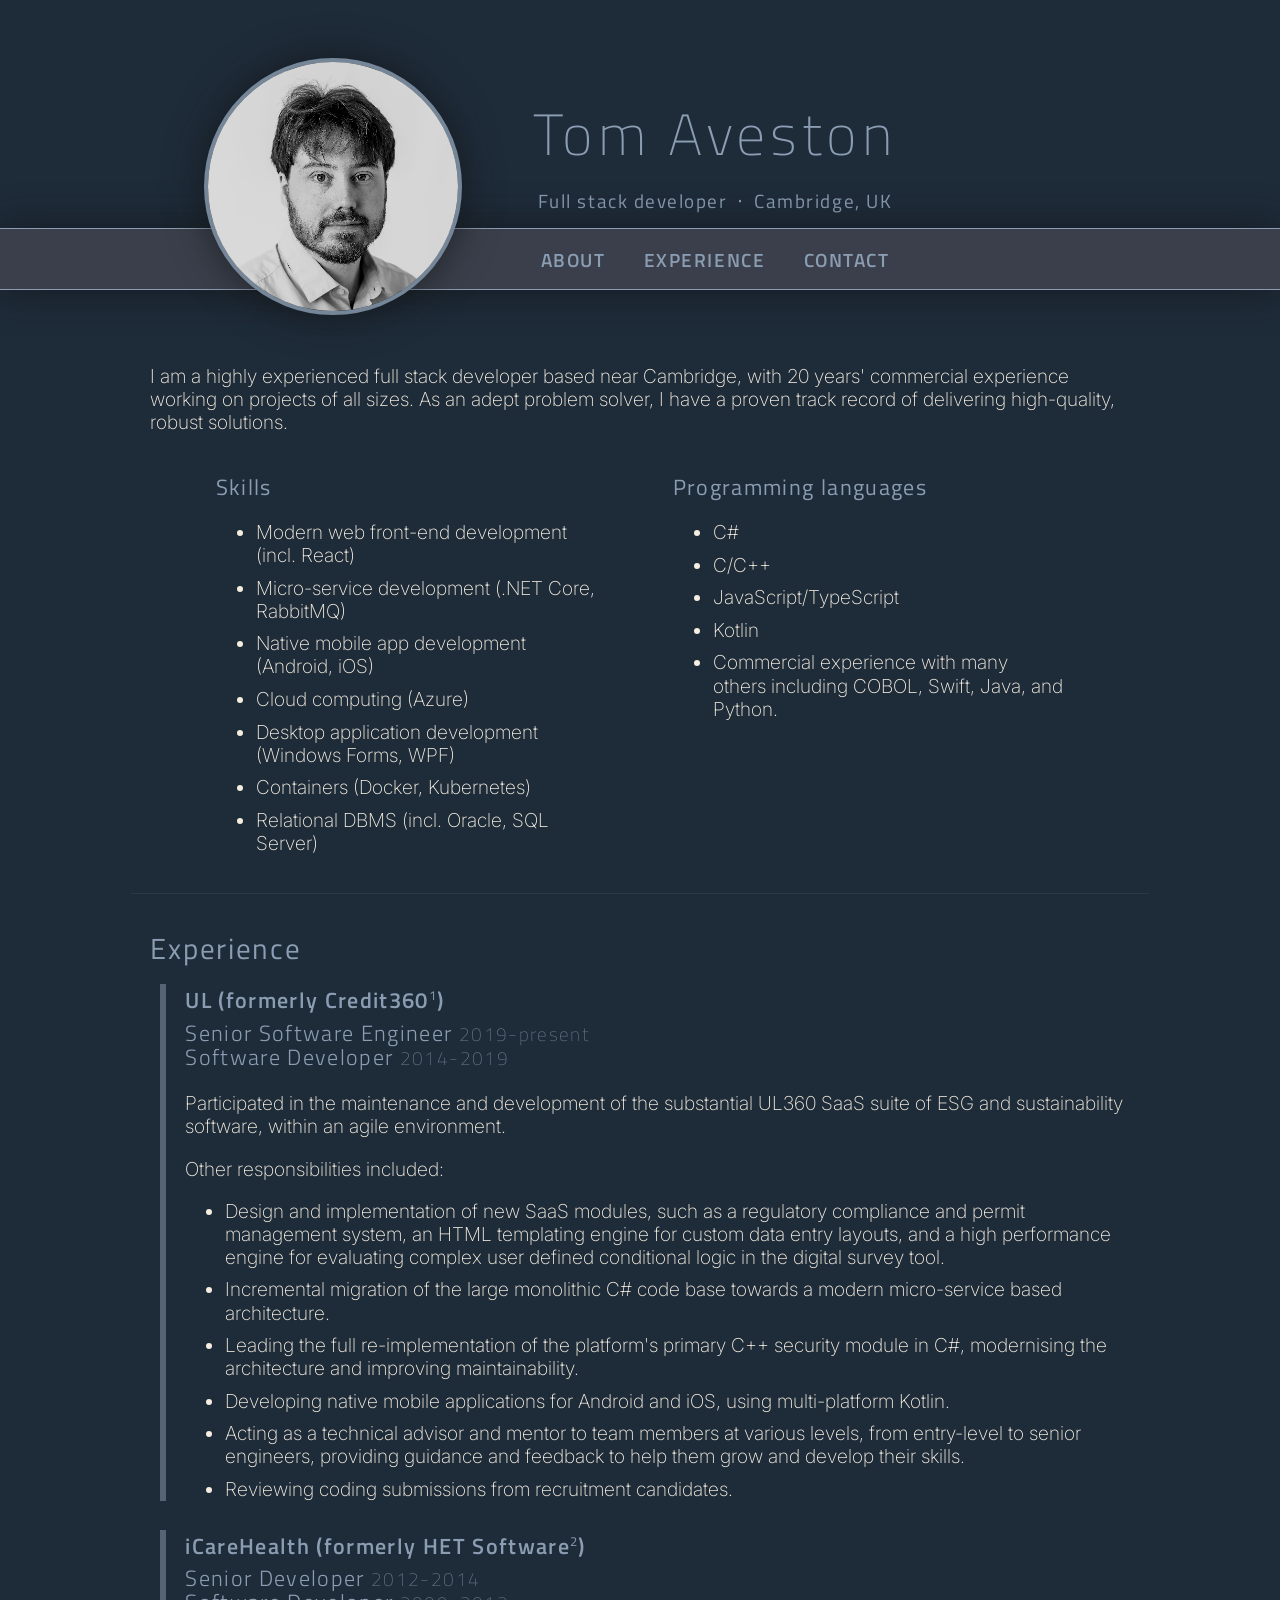
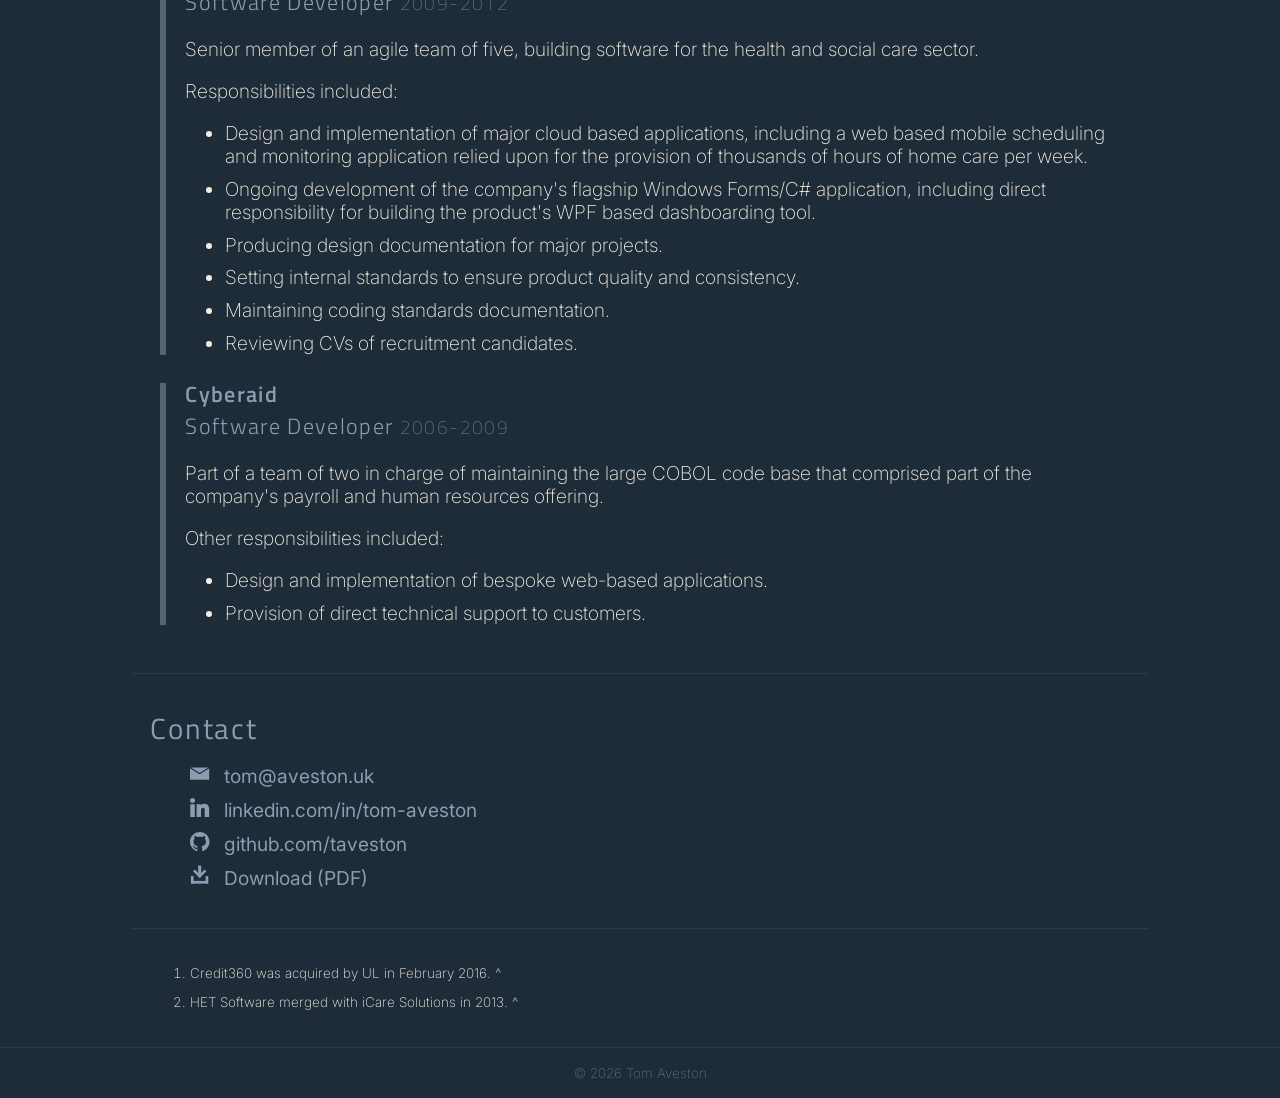
<file: index.html>
<!DOCTYPE html>
<html lang="en">
<head>
	<title>Tom Aveston | CV</title>
	<meta charset="utf-8" />
	<meta name="viewport" content="width=device-width, initial-scale=1" />
	<link rel="preconnect" href="https://fonts.googleapis.com" />
	<link rel="preconnect" href="https://fonts.gstatic.com" crossorigin />
	<link href="https://fonts.googleapis.com/css2?family=Inter:wght@200;400&family=Titillium+Web:wght@200;300;400;600&display=swap" rel="stylesheet" />
	<style>@import url('https://fonts.googleapis.com/css2?family=Inter:wght@200;400&family=Titillium+Web:wght@200;300;400;600&display=swap');</style>
	<link rel="stylesheet" href="./css/style.css" />
</head>
<body>
	<header id="banner" class="image-banner">
		<div id="profile-image">
			<img src="./img/profile-colour.jpg" alt="Portrait photograph of Tom Aveston" />
		</div>
		<div id="banner-content">
			<h1>Tom Aveston</h1>
			<ul id="tagline" class="horizontal">
				<li>Full stack developer</li>
				<li>Cambridge, UK</li>
			</ul>
			<nav class="screen-only">
				<menu>
					<li><a href="#about">About</a></li>
					<li><a href="#experience">Experience</a></li>
					<li><a href="#contact">Contact</a></li>
				</menu>
			</nav>
		</div>
	</header>
	<main>
		<section id="about" class="anchor-target">
			<p>
				I am a highly experienced full stack developer based near Cambridge, with 20
				years' commercial experience working on projects of all sizes. As an adept problem
				solver, I have a proven track record of delivering high-quality, robust solutions.
			</p>

			<div class="twin-column">
				<section>
					<h3>Skills</h3>
					<ul>
						<li>Modern web front-end development (incl. React)</li>
						<li>Micro-service development (.NET Core, RabbitMQ)</li>
						<li>Native mobile app development (Android, iOS)</li>
						<li>Cloud computing (Azure)</li>
						<li>Desktop application development (Windows Forms, WPF)</li>
						<li>Containers (Docker, Kubernetes)</li>
						<li>Relational DBMS (incl. Oracle, SQL Server)</li>
					</ul>
				</section>
				<section>
					<h3>Programming languages</h3>
					<ul>
						<li>C#</li>
						<li>C/C++</li>
						<li>JavaScript/TypeScript</li>
						<li>Kotlin</li>
						<li>Commercial experience with many others including COBOL, Swift, Java,
							and Python.</li>
					</ul>
				</section>
			</div>
		</section>
		<hr />
		<section id="experience" class="anchor-target">
			<h2>Experience</h2>
			<div class="timeline">
				<section>
					<h3>
						<div class="company">UL (formerly Credit360<a id="fn1-origin" href="#fn1" class="footnote-link">1</a>)</div>
						<div class="title">Senior Software Engineer <small class="period">2019-present</small></div>
						<div class="title">Software Developer <small class="period">2014-2019</small></div>
					</h3>
					<p>
						Participated in the maintenance and development of the substantial
						UL360 SaaS suite of ESG and sustainability software, within an agile
						environment.
					</p>
					<p>
						Other responsibilities included:
					</p>
					<ul>
						<li>
							Design and implementation of new SaaS modules, such as a regulatory 
							compliance and permit management system, an HTML templating engine
							for custom data entry layouts, and a high performance engine for 
							evaluating complex user defined conditional logic in the digital 
							survey tool.
						</li>
						<li>
							Incremental migration of the large monolithic C# code base towards a
							modern micro-service based architecture.
						</li>
						<li>
							Leading the full re-implementation of the platform's primary C++ security
							module in C#, modernising the architecture and improving maintainability.
						</li>
						<li>
							Developing native mobile applications for Android and iOS, using
							multi-platform Kotlin.
						</li>
						<li>
							Acting as a technical advisor and mentor to team members at various
							levels, from entry-level to senior engineers, providing guidance and
							feedback to help them grow and develop their skills.
						</li>
						<li>
							Reviewing coding submissions from recruitment candidates.
						</li>
					</ul>
				</section>

				<section>
					<h3>
						<div class="company">iCareHealth (formerly HET Software<a id="fn2-origin" href="#fn2" class="footnote-link">2</a>)</div>
						<div class="title">Senior Developer <small class="period">2012-2014</small></div>
						<div class="title">Software Developer <small class="period">2009-2012</small></div>
					</h3>
					<p>
						Senior member of an agile team of five, building software for the health
						and social care sector.
					</p>
					<p>
						Responsibilities included:
					</p>
					<ul>
						<li>
							Design and implementation of major cloud based applications, including a
							web based mobile scheduling and monitoring application relied upon for the
							provision of thousands of hours of home care per week.
						</li>
						<li>
							Ongoing development of the company's flagship Windows Forms/C# application,
							including direct responsibility for building the product's WPF based
							dashboarding tool.
						</li>
						<li>Producing design documentation for major projects.</li>
						<li>Setting internal standards to ensure product quality and consistency.</li>
						<li>Maintaining coding standards documentation.</li>
						<li>Reviewing CVs of recruitment candidates.</li>
					</ul>
				</section>

				<section>
					<h3>
						<div class="company">Cyberaid</div>
						<div class="title">Software Developer <small class="period">2006-2009</small></div>
					</h3>
					<p>
						Part of a team of two in charge of maintaining the large COBOL code base that
						comprised part of the company's payroll and human resources offering.
					</p>
					<p>
						Other responsibilities included:
					</p>
					<ul>
						<li>Design and implementation of bespoke web-based applications.</li>
						<li>Provision of direct technical support to customers.</li>
					</ul>
				</section>
			</div>

		</section>
		<hr />
		<section id="contact" class="anchor-target">
			<h2>Contact</h2>

			<ul class="contact-list">
				<li>
					<a href="mailto:tom@aveston.uk" class="social-link" title="Email">
							<svg viewBox="0 0 512 512"><path d="m496.33 127.09-15.673 9.613-198.82 121.92c-7.983 4.859-16.917 7.293-25.84 7.293s-17.826-2.424-25.778-7.262l-0.136-0.084-198.73-123.8-15.673-9.759-15.674-9.77v302.72h512v-300.47l-15.673 9.603z"/><path d="m25.245 94.041 50.322 31.346 171.01 106.53c5.841 3.521 13.082 3.511 18.913-0.042l224.77-137.83h-465.01z"/></svg>
						tom@aveston.uk
					</a>
				</li>
				<li>
					<a href="https://www.linkedin.com/in/tom-aveston"
						class="social-link" title="LinkedIn">

						<svg viewBox="0 0 310 310"><path d="m72.16 99.73h-62.233c-2.762 0-5 2.239-5 5v199.93c0 2.762 2.238 5 5 5h62.233c2.762 0 5-2.238 5-5v-199.93c0-2.761-2.238-5-5-5z"/><path d="M41.066,0.341C18.422,0.341,0,18.743,0,41.362C0,63.991,18.422,82.4,41.066,82.4 c22.626,0,41.033-18.41,41.033-41.038C82.1,18.743,63.692,0.341,41.066,0.341z"/><path d="m230.45 94.761c-24.995 0-43.472 10.745-54.679 22.954v-12.985c0-2.761-2.238-5-5-5h-59.599c-2.762 0-5 2.239-5 5v199.93c0 2.762 2.238 5 5 5h62.097c2.762 0 5-2.238 5-5v-98.918c0-33.333 9.054-46.319 32.29-46.319 25.306 0 27.317 20.818 27.317 48.034v97.204c0 2.762 2.238 5 5 5h62.12c2.762 0 5-2.238 5-5v-109.66c0-49.565-9.451-100.23-79.546-100.23z"/></svg>
						linkedin.com/in/tom-aveston
					</a>
				</li>
				<li>
					<a href="https://github.com/taveston" title="GitHub" class="social-link">
						<svg viewBox="0 0 96 96"><path fill-rule="evenodd" clip-rule="evenodd" d="M48.854 0C21.839 0 0 22 0 49.217c0 21.756 13.993 40.172 33.405 46.69 2.427.49 3.316-1.059 3.316-2.362 0-1.141-.08-5.052-.08-9.127-13.59 2.934-16.42-5.867-16.42-5.867-2.184-5.704-5.42-7.17-5.42-7.17-4.448-3.015.324-3.015.324-3.015 4.934.326 7.523 5.052 7.523 5.052 4.367 7.496 11.404 5.378 14.235 4.074.404-3.178 1.699-5.378 3.074-6.6-10.839-1.141-22.243-5.378-22.243-24.283 0-5.378 1.94-9.778 5.014-13.2-.485-1.222-2.184-6.275.486-13.038 0 0 4.125-1.304 13.426 5.052a46.97 46.97 0 0 1 12.214-1.63c4.125 0 8.33.571 12.213 1.63 9.302-6.356 13.427-5.052 13.427-5.052 2.67 6.763.97 11.816.485 13.038 3.155 3.422 5.015 7.822 5.015 13.2 0 18.905-11.404 23.06-22.324 24.283 1.78 1.548 3.316 4.481 3.316 9.126 0 6.6-.08 11.897-.08 13.526 0 1.304.89 2.853 3.316 2.364 19.412-6.52 33.405-24.935 33.405-46.691C97.707 22 75.788 0 48.854 0z"/></svg>
						github.com/taveston
					</a>
				</li>
				<li class="print-only">
					<a href="https://aveston.uk" title="Website" class="social-link">
						<svg viewBox="2 2 20 20"><path d="M11.99 2C6.47 2 2 6.48 2 12s4.47 10 9.99 10C17.52 22 22 17.52 22 12S17.52 2 11.99 2zm6.93 6h-2.95c-.32-1.25-.78-2.45-1.38-3.56 1.84.63 3.37 1.91 4.33 3.56zM12 4.04c.83 1.2 1.48 2.53 1.91 3.96h-3.82c.43-1.43 1.08-2.76 1.91-3.96zM4.26 14C4.1 13.36 4 12.69 4 12s.1-1.36.26-2h3.38c-.08.66-.14 1.32-.14 2 0 .68.06 1.34.14 2H4.26zm.82 2h2.95c.32 1.25.78 2.45 1.38 3.56-1.84-.63-3.37-1.9-4.33-3.56zm2.95-8H5.08c.96-1.66 2.49-2.93 4.33-3.56C8.81 5.55 8.35 6.75 8.03 8zM12 19.96c-.83-1.2-1.48-2.53-1.91-3.96h3.82c-.43 1.43-1.08 2.76-1.91 3.96zM14.34 14H9.66c-.09-.66-.16-1.32-.16-2 0-.68.07-1.35.16-2h4.68c.09.65.16 1.32.16 2 0 .68-.07 1.34-.16 2zm.25 5.56c.6-1.11 1.06-2.31 1.38-3.56h2.95c-.96 1.65-2.49 2.93-4.33 3.56zM16.36 14c.08-.66.14-1.32.14-2 0-.68-.06-1.34-.14-2h3.38c.16.64.26 1.31.26 2s-.1 1.36-.26 2h-3.38z" />
						</svg>
						aveston.uk
					</a>
				</li>
				<li class="screen-only">
					<a href="./download/tom-aveston-cv.pdf" title="Download PDF" class="social-link">
						<svg xmlns="http://www.w3.org/2000/svg" viewBox="0 0 120 120">
							<polygon points="48.732,69.783 91.039,27.476 102.778,39.215 60.472,81.527 " />
							<rect x="50.999" y="3.424" width="19.055" height="60.21" />
							<polygon points="60.543,81.572 18.22,39.283 29.941,27.542 72.271,69.85 " />
							<rect x="9" y="99.575" width="103" height="17"/>
							<rect x="5.5" y="68.576" width="17" height="48"/>
							<rect x="97.5" y="68.576" width="17" height="48"/>
						</svg>
						Download (PDF)
					</a>
				</li>
			</ul>
		</section>
		<hr />
		<section id="footnotes">
			<ol class="footnote-list">
				<li id="fn1" class="anchor-target">
					Credit360 was acquired by UL in February 2016. <a href="#fn1-origin" class="screen-only">^</a>
				</li>
				<li id="fn2" class="anchor-target">
					HET Software merged with iCare Solutions in 2013. <a href="#fn2-origin" class="screen-only">^</a>
				</li>
			</ol>
		</section>
	</main>
	<footer class="screen-only">
		<small>© 2026 Tom Aveston</small>
	</footer>
</body>
</html>
</file>
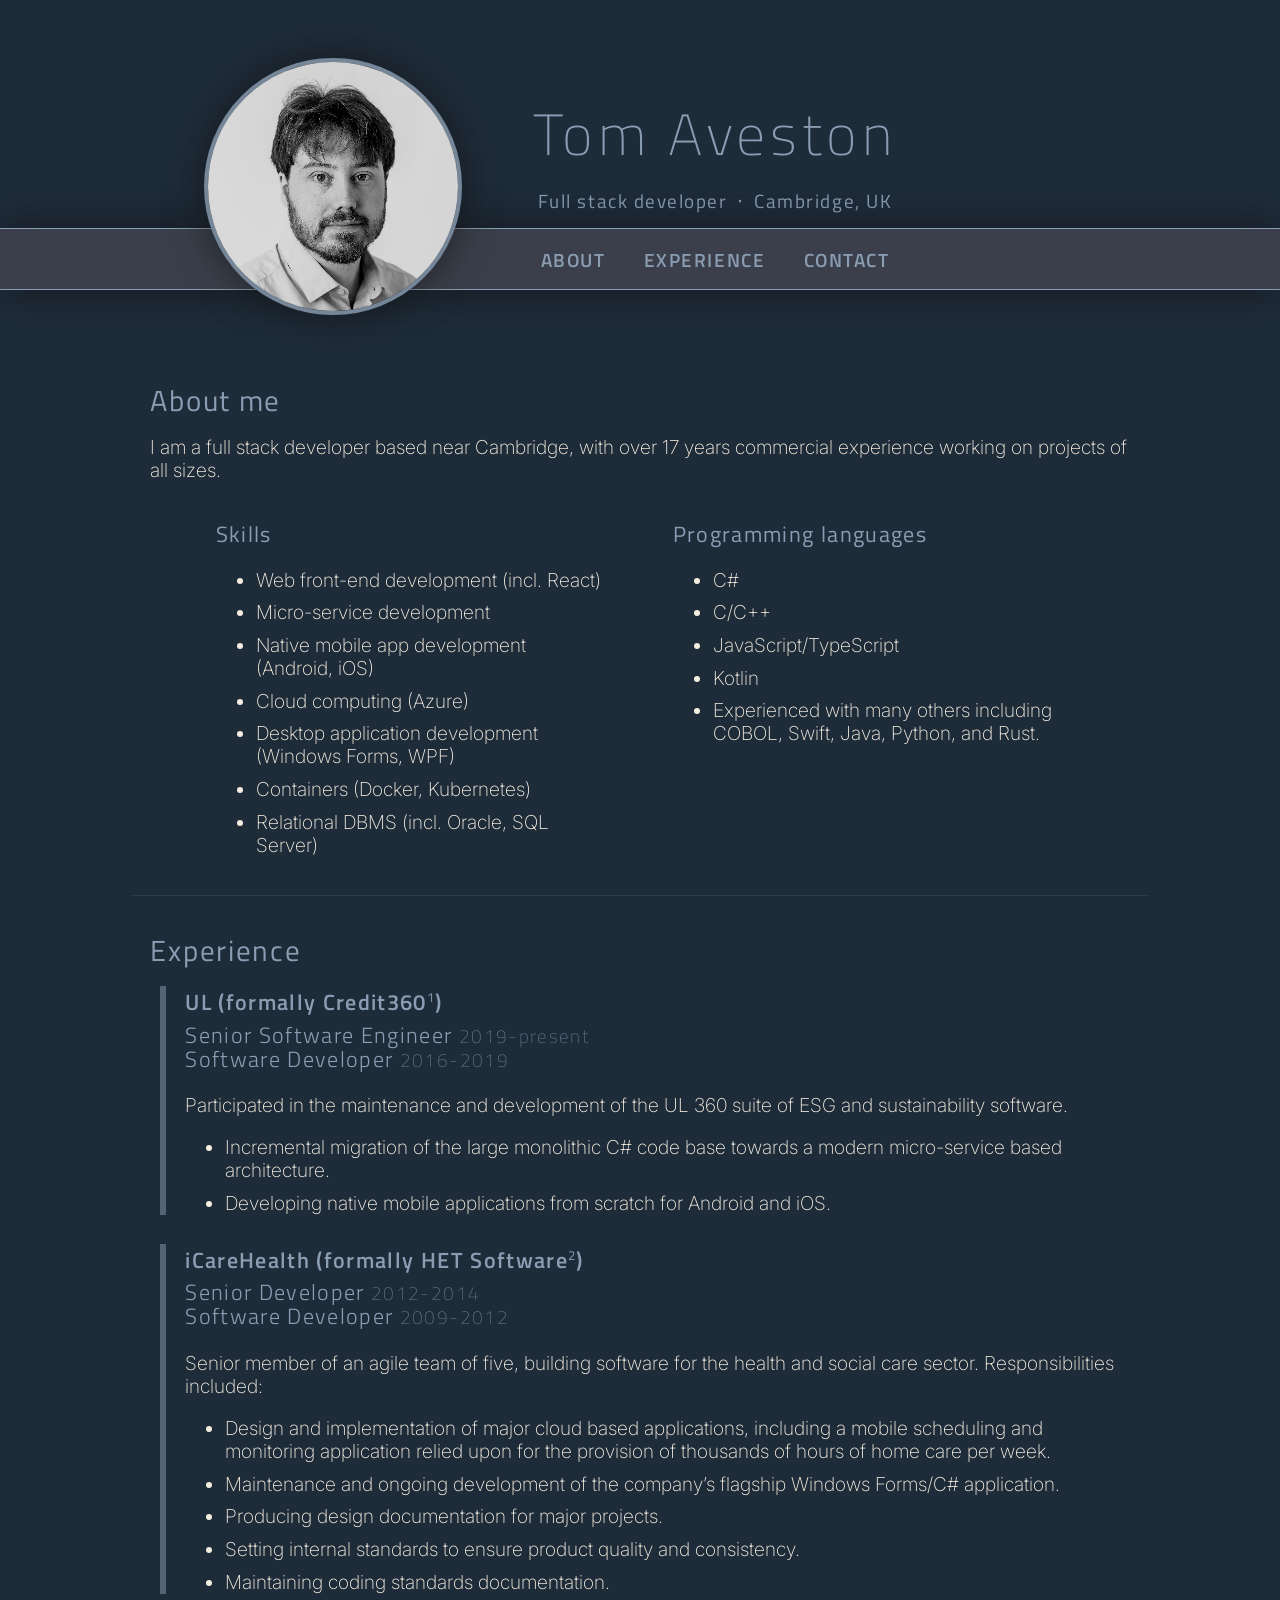
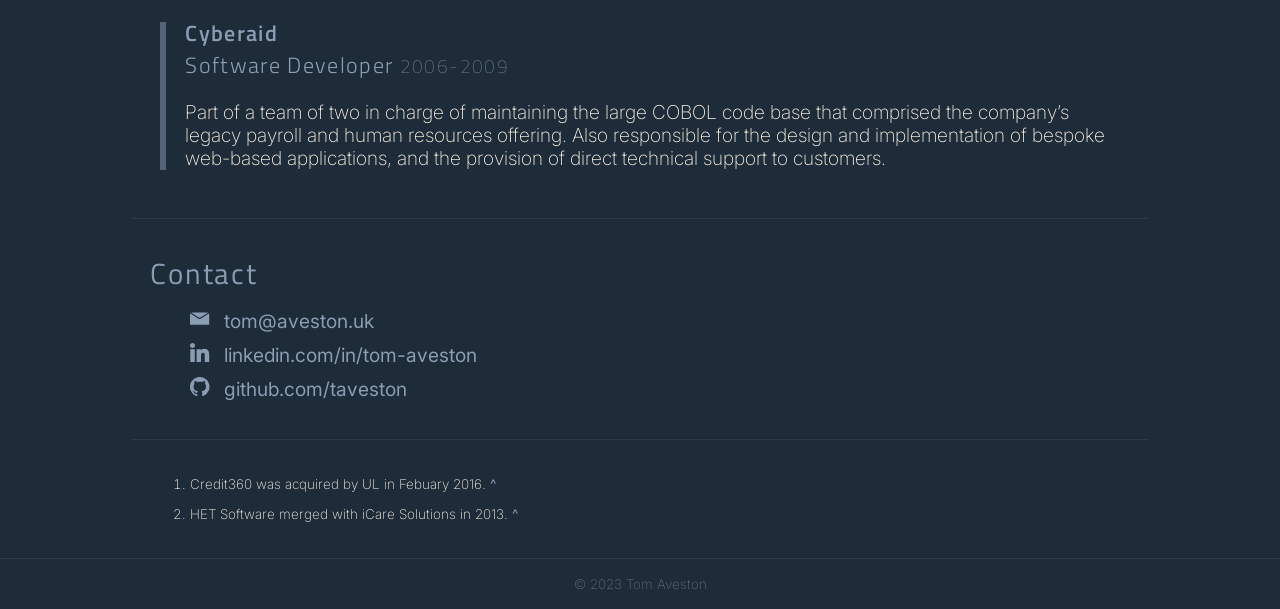
<file: cv.html>
<!DOCTYPE html>
<html>
	<title>Tom Aveston | CV</title>
	<meta charset="utf-8" />
	<meta name="viewport" content="width=device-width, initial-scale=1" />
	<link rel="preconnect" href="https://fonts.googleapis.com" />
	<link rel="preconnect" href="https://fonts.gstatic.com" crossorigin />
	<link href="https://fonts.googleapis.com/css2?family=Inter:wght@200;400&family=Titillium+Web:wght@200;300;400;600&display=swap" rel="stylesheet" />
	<style>@import url('https://fonts.googleapis.com/css2?family=Inter:wght@200;400&family=Titillium+Web:wght@200;300;400;600&display=swap');</style>
	<link rel="stylesheet" href="css/style.css" />
</html>
<body>
	<div id="content-wrapper">

		<header id="banner" class="image-banner">
			<div id="profile-image">
				<img src="img/profile-colour.jpg" alt="Portrait photograph of Tom Aveston" />
			</div>
			<div id="banner-content">
				<h1>Tom Aveston</h1>
				<ul id="tagline" class="horizontal">
					<li>Full stack developer</li>
					<li>Cambridge, UK</li>
				</ul>
				<nav>
					<menu>
						<li><a href="#about"/>About</a></li>
						<li><a href="#experience"/>Experience</a></li>
						<li><a href="#contact"/>Contact</a></li>
					</menu>
				</nav>
			</div>
		</header>

		<main>
			<section id="about" class="anchor-target">
				<h2>About me</h2>
				<p>
					I am a full stack developer based near Cambridge, with over 17 years commercial
					experience working on projects of all sizes.
				</p>

				<div class="twin-column">
					<section>
						<h3>Skills</h3>
						<ul>
							<li>Web front-end development (incl. React)</li>
							<li>Micro-service development</li>
							<li>Native mobile app development (Android, iOS)</li>
							<li>Cloud computing (Azure)</li>
							<li>Desktop application development (Windows Forms, WPF)</li>
							<li>Containers (Docker, Kubernetes)</li>
							<li>Relational DBMS (incl. Oracle, SQL Server)</li>
						</ul>
					</section>
					<section>
						<h3>Programming languages</h3>
						<ul>
							<li>C#</li>
							<li>C/C++</li>
							<li>JavaScript/TypeScript</li>
							<li>Kotlin</li>
							<li>Experienced with many others including COBOL, Swift, Java, Python,
								and Rust.</li>
						</ul>
					</section>
				</div>
			</section>
			<hr />
			<section id="experience" class="anchor-target">
				<h2>Experience</h2>
				<div class="timeline">
					<section>
						<h3>
							<div class="company">UL (formally Credit360<a id="fn1-origin" href="#fn1" class="footnote-link">1</a>)</div>
							<div class="title">Senior Software Engineer <small class="period">2019-present</small></div>
							<div class="title">Software Developer <small class="period">2016-2019</small></div>
						</h3>
						<p>
							Participated in the maintenance and development of the UL 360 suite of
							ESG and sustainability software.
						</p>
						<ul>
							<li>Incremental migration of the large monolithic C# code base towards a
								modern micro-service based architecture.</li>
							<li>Developing native mobile applications from scratch for Android and
								iOS.</li>
						</ul>
					</section>

					<section>
						<h3>
							<div class="company">iCareHealth (formally HET Software<a id="fn2-origin" href="#fn2" class="footnote-link">2</a>)</div>
							<div class="title">Senior Developer <small class="period">2012-2014</small></div>
							<div class="title">Software Developer <small class="period">2009-2012</small></div>
						</h3>
						<p>
							Senior member of an agile team of five, building software for the health
							and social care sector. Responsibilities included:
						</p>
						<ul>
							<li>
								Design and implementation of major cloud based applications, including a
								mobile scheduling and monitoring application relied upon for the
								provision of thousands of hours of home care per week.
							</li>
							<li>
								Maintenance and ongoing development of the company’s flagship Windows
								Forms/C# application.
							</li>
							<li>Producing design documentation for major projects.</li>
							<li>Setting internal standards to ensure product quality and consistency.</li>
							<li>Maintaining coding standards documentation.</li>
						</ul>
					</section>

					<section>
						<h3>
							<div class="company">Cyberaid</div>
							<div class="title">Software Developer <small class="period">2006-2009</small></div>
						</h3>
						<p>
							Part of a team of two in charge of maintaining the large COBOL code base that
							comprised the company’s legacy payroll and human resources offering. Also
							responsible for the design and implementation of bespoke web-based
							applications, and the provision of direct technical support to
							customers.
						</p>
					</section>
				</div>

			</section>
			<hr />
			<section id="contact" class="anchor-target">
				<h2>Contact</h2>

				<ul class="contact-list">
					<li>
						<a href="mailto:tom@aveston.dev" class="social-link">
								<svg viewBox="0 0 512 512"><path d="m496.33 127.09-15.673 9.613-198.82 121.92c-7.983 4.859-16.917 7.293-25.84 7.293s-17.826-2.424-25.778-7.262l-0.136-0.084-198.73-123.8-15.673-9.759-15.674-9.77v302.72h512v-300.47l-15.673 9.603z"/><path d="m25.245 94.041 50.322 31.346 171.01 106.53c5.841 3.521 13.082 3.511 18.913-0.042l224.77-137.83h-465.01z"/></svg>
							tom@aveston.uk
						</a>
					</li>
					<li>
						<a href="https://www.linkedin.com/in/tom-aveston"
							class="social-link" title="LinkedIn">

							<svg viewBox="0 0 310 310"><path d="m72.16 99.73h-62.233c-2.762 0-5 2.239-5 5v199.93c0 2.762 2.238 5 5 5h62.233c2.762 0 5-2.238 5-5v-199.93c0-2.761-2.238-5-5-5z"/><path d="M41.066,0.341C18.422,0.341,0,18.743,0,41.362C0,63.991,18.422,82.4,41.066,82.4 c22.626,0,41.033-18.41,41.033-41.038C82.1,18.743,63.692,0.341,41.066,0.341z"/><path d="m230.45 94.761c-24.995 0-43.472 10.745-54.679 22.954v-12.985c0-2.761-2.238-5-5-5h-59.599c-2.762 0-5 2.239-5 5v199.93c0 2.762 2.238 5 5 5h62.097c2.762 0 5-2.238 5-5v-98.918c0-33.333 9.054-46.319 32.29-46.319 25.306 0 27.317 20.818 27.317 48.034v97.204c0 2.762 2.238 5 5 5h62.12c2.762 0 5-2.238 5-5v-109.66c0-49.565-9.451-100.23-79.546-100.23z"/></svg>
							linkedin.com/in/tom-aveston
						</a>
					</li>
					<li>
						<a href="https://github.com/taveston" title="GitHub" class="social-link">
							<svg viewBox="0 0 96 96"><path fill-rule="evenodd" clip-rule="evenodd" d="M48.854 0C21.839 0 0 22 0 49.217c0 21.756 13.993 40.172 33.405 46.69 2.427.49 3.316-1.059 3.316-2.362 0-1.141-.08-5.052-.08-9.127-13.59 2.934-16.42-5.867-16.42-5.867-2.184-5.704-5.42-7.17-5.42-7.17-4.448-3.015.324-3.015.324-3.015 4.934.326 7.523 5.052 7.523 5.052 4.367 7.496 11.404 5.378 14.235 4.074.404-3.178 1.699-5.378 3.074-6.6-10.839-1.141-22.243-5.378-22.243-24.283 0-5.378 1.94-9.778 5.014-13.2-.485-1.222-2.184-6.275.486-13.038 0 0 4.125-1.304 13.426 5.052a46.97 46.97 0 0 1 12.214-1.63c4.125 0 8.33.571 12.213 1.63 9.302-6.356 13.427-5.052 13.427-5.052 2.67 6.763.97 11.816.485 13.038 3.155 3.422 5.015 7.822 5.015 13.2 0 18.905-11.404 23.06-22.324 24.283 1.78 1.548 3.316 4.481 3.316 9.126 0 6.6-.08 11.897-.08 13.526 0 1.304.89 2.853 3.316 2.364 19.412-6.52 33.405-24.935 33.405-46.691C97.707 22 75.788 0 48.854 0z"/></svg>
							github.com/taveston
						</a>
					</li>
				</ul>
			</section>
			<hr />
			<section id="footnotes">
				<ol class="footnote-list">
					<li id="fn1" class="anchor-target">
						Credit360 was acquired by UL in Febuary 2016. <a href="#fn1-origin">^</a>
					</li>
					<li id="fn2" class="anchor-target">
						HET Software merged with iCare Solutions in 2013. <a href="#fn2-origin">^</a>
					</li>
				</ol>
			</section>
		</main>
		<footer>
			<small>© 2023 Tom Aveston</small>
		</footer>
	</div>
</body>
</file>
<file: css/style.css>
/* Base styles */
html {
	scroll-behavior: smooth;
}

body {
	font-family: 'Inter', sans-serif;
	font-size: larger;
	font-weight: 200;
	background-attachment: fixed;
	background-size: cover;
	background-color: #1e2b39;
	color: #f5eee1;
	padding: 0;
	margin: 0;
	line-height: 1.1;
}

a {
	color: #8a9db2;
	text-decoration: none;
	font-weight: 400;
}

a:hover {
	color: #b5cee8;
}

ul li, ol li {
	margin: 0.5em 0;
}

header, h1, h2, h3, h4 {
	font-family: 'Titillium Web', sans-serif;
	letter-spacing: 0.06em;
	font-weight: 400;
	color: #8a9db2
}

h1 {
	font-size: 3em;
}

h1 small, h2 small, h3 small, h4 small {
	font-weight: 200;
}

main {
	line-height: 1.2em;
}

main > section {
	padding: 1em 2em;
	border-radius: 1em;
}
main > section > p:first-child {
	margin-top: 0;
}

hr {
	border: 0pt solid #8a9db220;
	border-bottom-width: 1pt;
	margin: 0 1em;
}

footer {
	border-top: 1pt solid #8a9db220;
	padding: 1em;
	color: #8a9db290;
	font-size: smaller;
	text-align: center;
}

/* General styles */

a.footnote-link {
	font-size: 0.6em;
	vertical-align: super;
}

ul.horizontal {
	margin-top: -0.5em;
	padding: 0;
}

ul.horizontal li {
	display: inline-block;
}

ul.horizontal li + li::before {
	content: "\2027";
	padding: 0 0.5em;
}

.timeline {
	padding-left: 0.5em;
}
.timeline section:first-child {
	margin-top: 0;
}
.timeline section {
	margin-top: 1.5em;
	margin-bottom: 1.5em;
	padding-left: 1em;
	border-left: 5pt solid #8a9db280;
	page-break-inside: auto;
}
.timeline .company {
	font-weight: 600;
	padding-bottom: .4em;
}
.timeline .title {
	font-weight: 300;
}
.timeline .period {
	color: #8a9db2a0;
	font-weight: 200;
	font-size: smaller;
}

ol.footnote-list {
	font-size: 0.7em;
}

ul.contact-list li {
	display: block;
}

a.social-link svg {
	width: 1em;
	height: 1em;
	fill: #8a9db2;
	margin-right: .5em;
}

a.social-link:hover svg  {
	fill: #b5cee8;
}

.twin-column {
	display: flex;
	justify-content: space-evenly;
}
.twin-column section {
	max-width: 40%;
}

/* Page specific layout */

#banner #profile-image {
	filter: drop-shadow(0px 0px 1em #101010a0);
}

main {
	width: 55em;
	margin: 0 auto;
}

#banner-content {
	display: flex;
	height: 14em;
	padding-top: 3em;
	padding-bottom: 1em;
	flex-direction: column;
	align-items: stretch;
	justify-content: center;
}

#banner-content > h1 {
	font-weight: 100;
}

#banner-content > * {
	display: flex;
	justify-content: center;
	margin: .2em 0;
	padding: 0;
	letter-spacing: 0.08em;
}

#banner.image-banner #banner-content > * {
	padding-left: 150px;
}

#tagline {
	position: relative;
}

#banner-content nav {
	background-color: #3a3f4b;
	border: solid #8a9db2;
	border-width: 1pt 0;
	filter: drop-shadow(0px 0px 1em #101010a0);
	z-index: 0;
}

#banner-content nav menu {
	display: flex;
	padding: 0;
	margin: 0;
	text-transform: uppercase;
}
#banner-content nav menu li {
	display: block;
	margin: 1em;
}

#banner-content nav menu li a {
	font-weight: 600;
}

#profile-image {
	position: absolute;
	left: 0;
	right: 0;
	display: flex;
	justify-content: center;
	z-index: 1;
	pointer-events: none;
}

#profile-image img {
	position: relative;
	left: -16em;
	top: 3em;
	height: 13em;
	width: 13em;
	border: 3pt solid #8a9db2;
	border-radius: 100%;
	object-fit: cover;
	object-position: 0 22%;
	filter: brightness(85%) contrast(105%);
	content: url("../img/profile.jpg");
}

/* Briefly flash the background of target element when an anchor link is clicked */
.anchor-target:target {
	animation: target-fade 1s;
}

@keyframes target-fade {
	from { background-color: transparent }
	40% { background-color: #8a9db230 }
	to { background-color: transparent }
}

@media screen and (max-width: 1100px) {
	main {
		margin: 0 1em;
		width: auto;
	}
	#banner {
		font-size: 0.85em;
	}
}
@media screen and (max-width: 800px) {
	body {
		font-size: large;
	}
	#profile-image {
		position: static;
		justify-content: center;
	}
	#profile-image img {
		position: static;
	}
	#banner {
		padding-top: 2em;
	}
	#banner-content {
		padding-top: 0;
		height: auto;
	}
	#banner.image-banner #banner-content > * {
		padding-left: 0;
	}
	main > section {
		padding: 1em;
	}
	.twin-column {
		display: block;
	}
	.twin-column section {
		max-width: none;
	}
}
@media screen and (max-width: 360px) {
	body {
		font-size: medium;
	}
	main {
		margin: 0;
		border-radius: 0;
		border-width: 0;
	}
}

@media screen {
	.print-only {
		display: none !important;
	}
}

@media print {
	.screen-only {
		display: none !important;
	}

	#profile-image img {
		filter: none;
		border-color: #3c3836;
		border-width: 2pt;
	}

	body {
		background-color: #fff;
		color: #3c3836;
	}

	a {
		color: #3c3836;
	}

	a.social-link svg  {
		fill: #3c3836;
	}

	header, h1, h2, h3, h4 {
		color: #8a9db2
	}

	main {
		border: 0pt solid #a8998420;
		border-top-width: 1pt;
		font-size: 15pt;
	}
}
</file>
